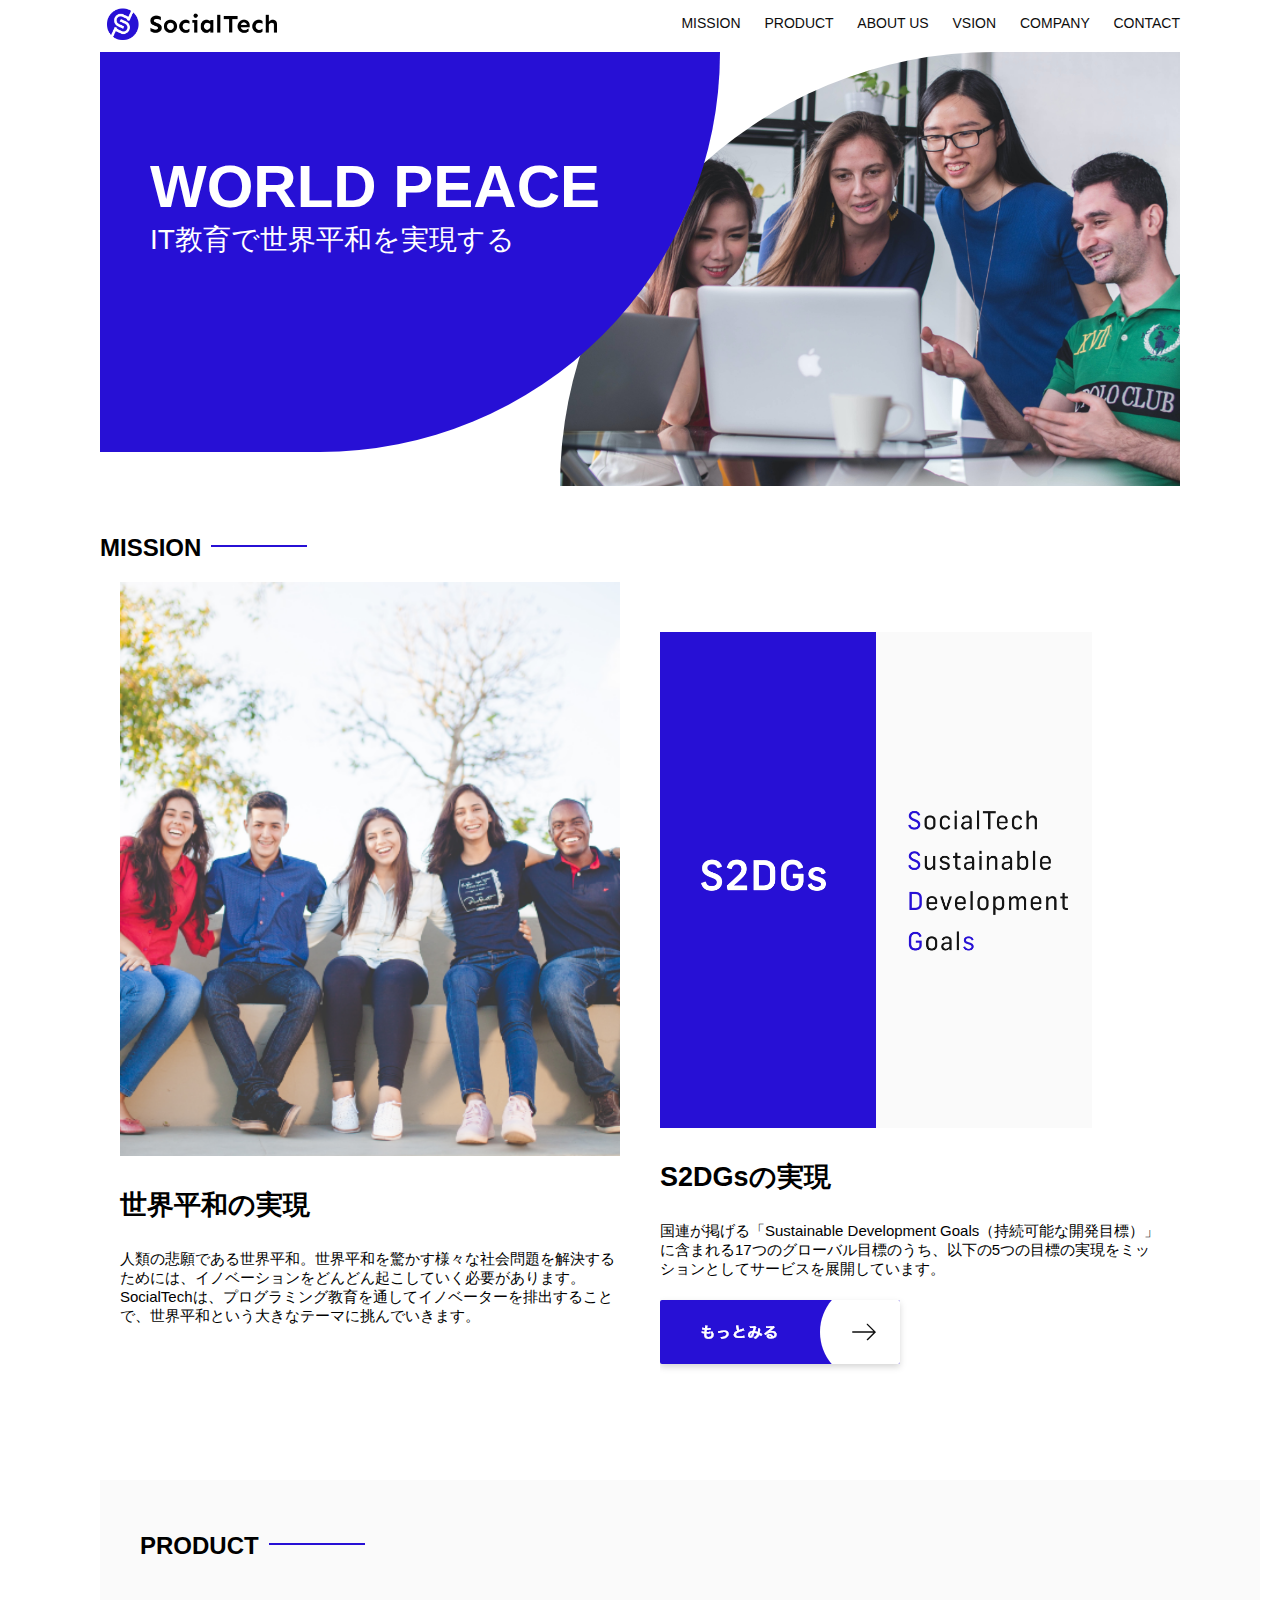
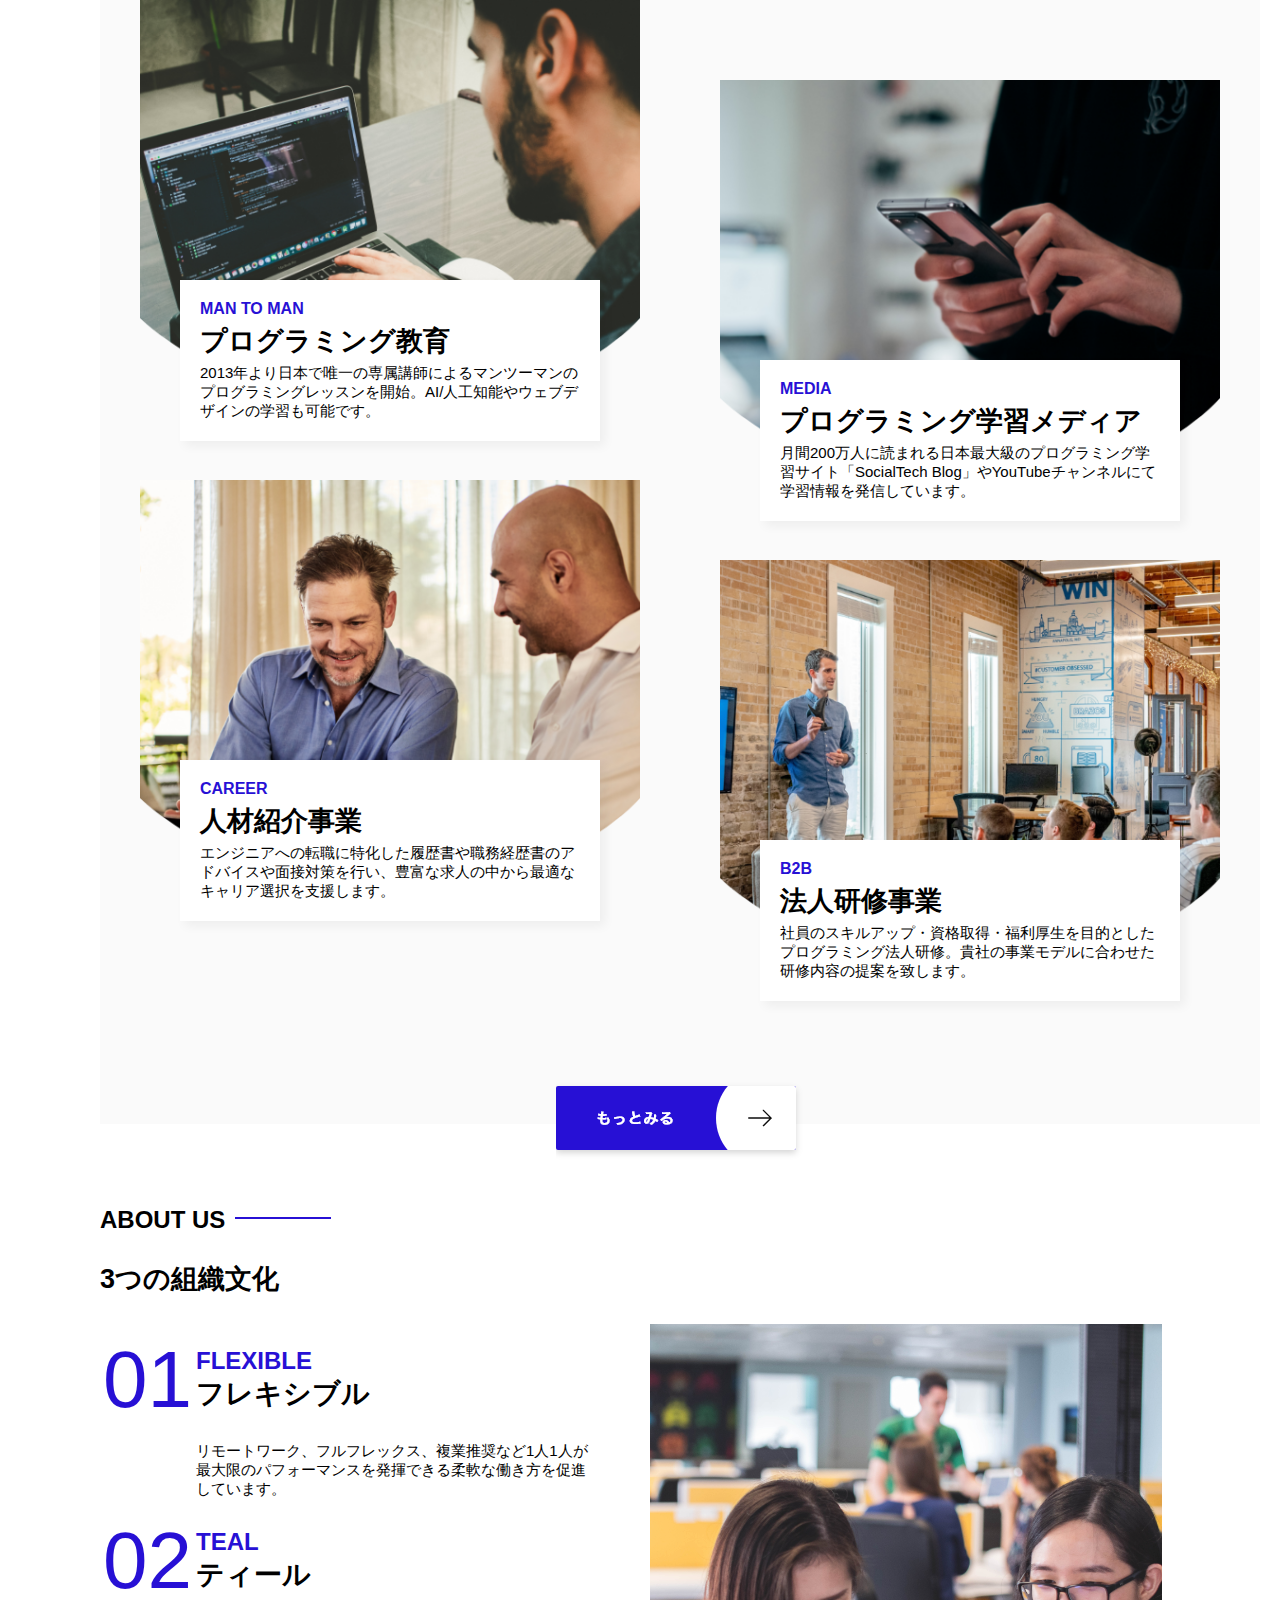
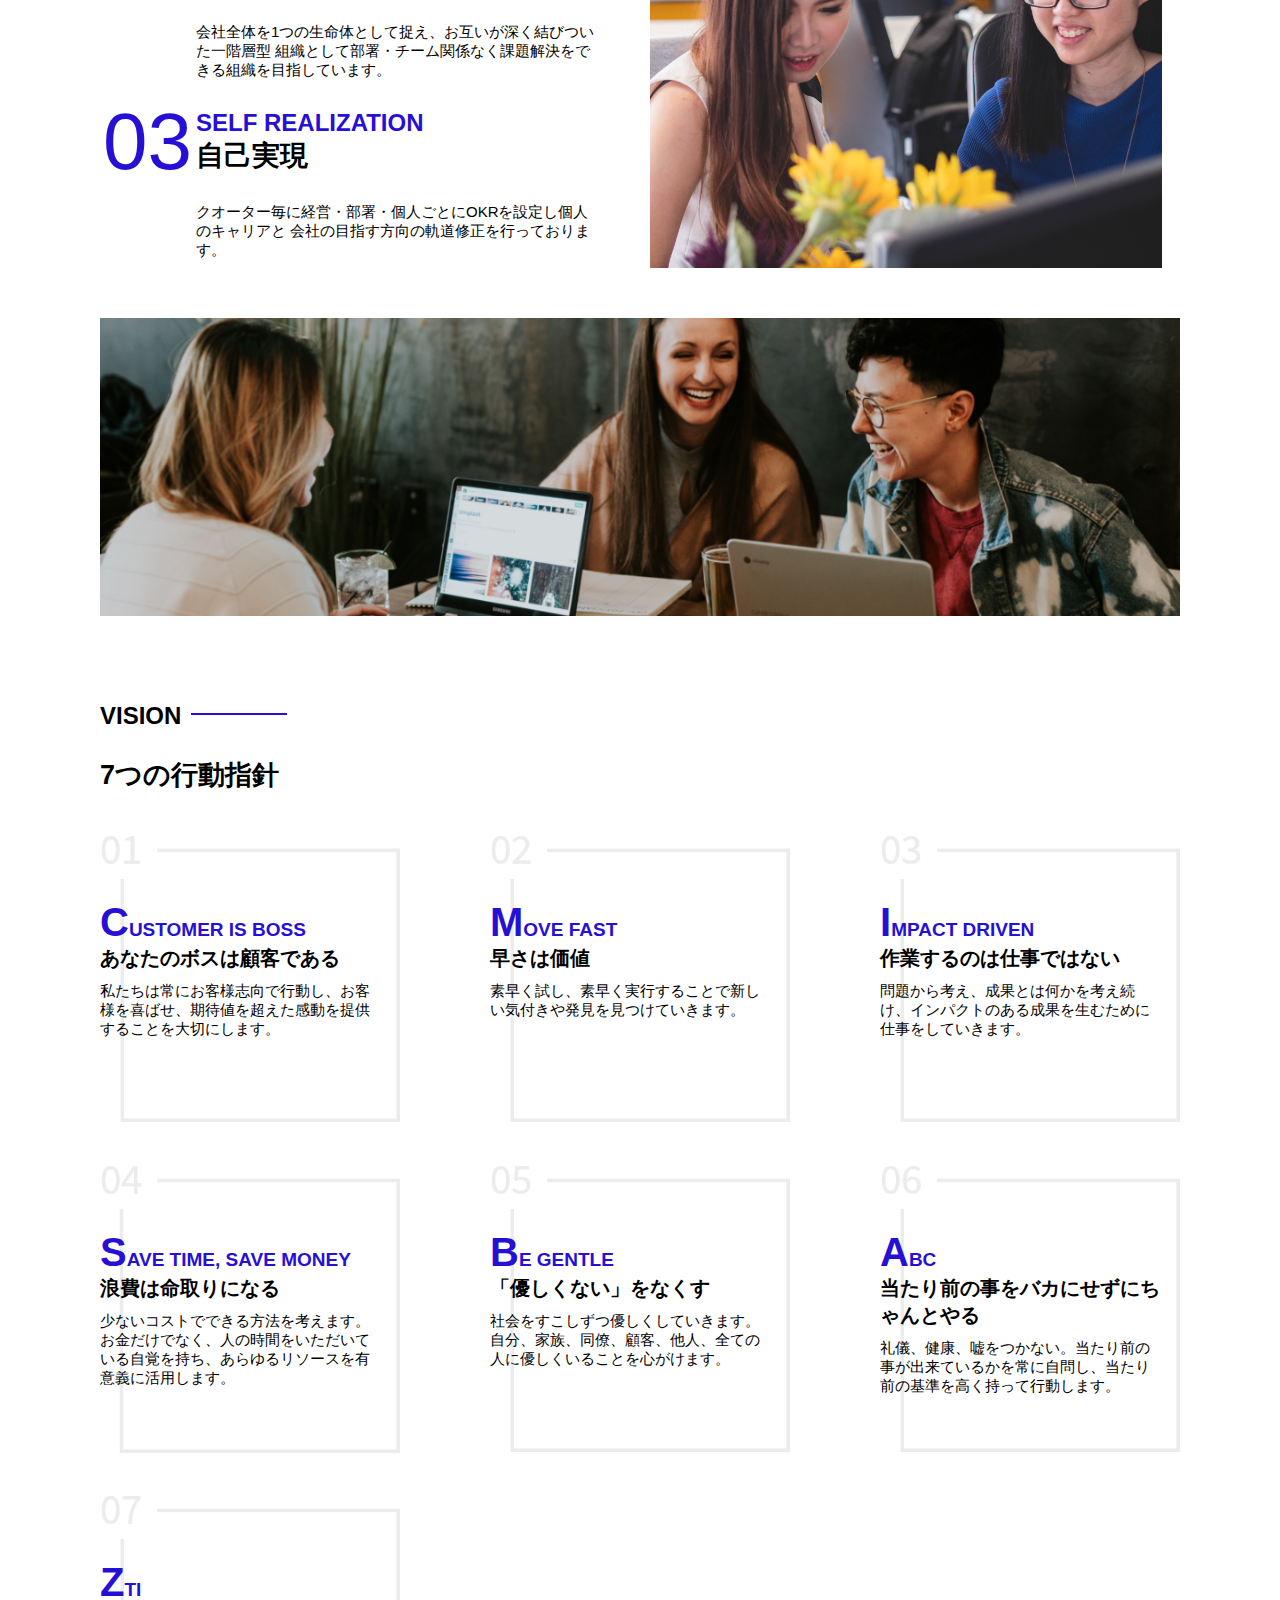
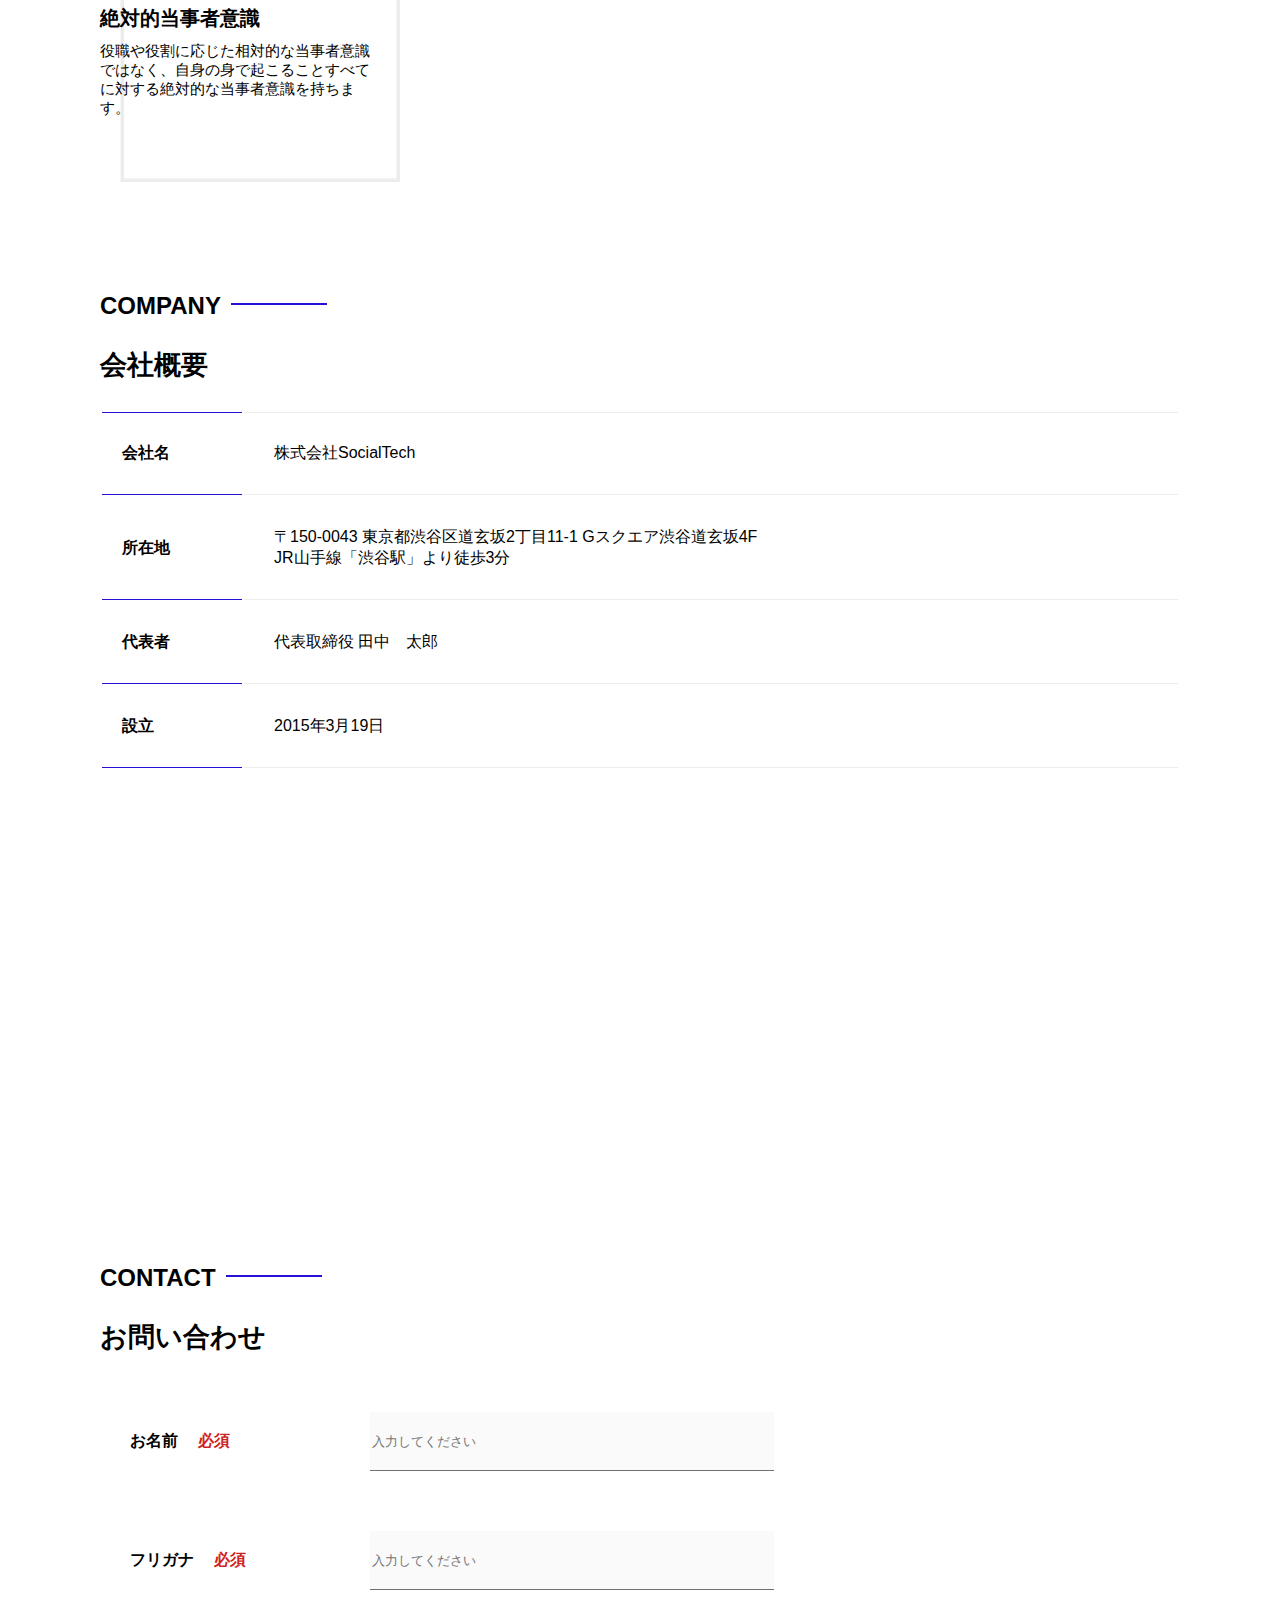
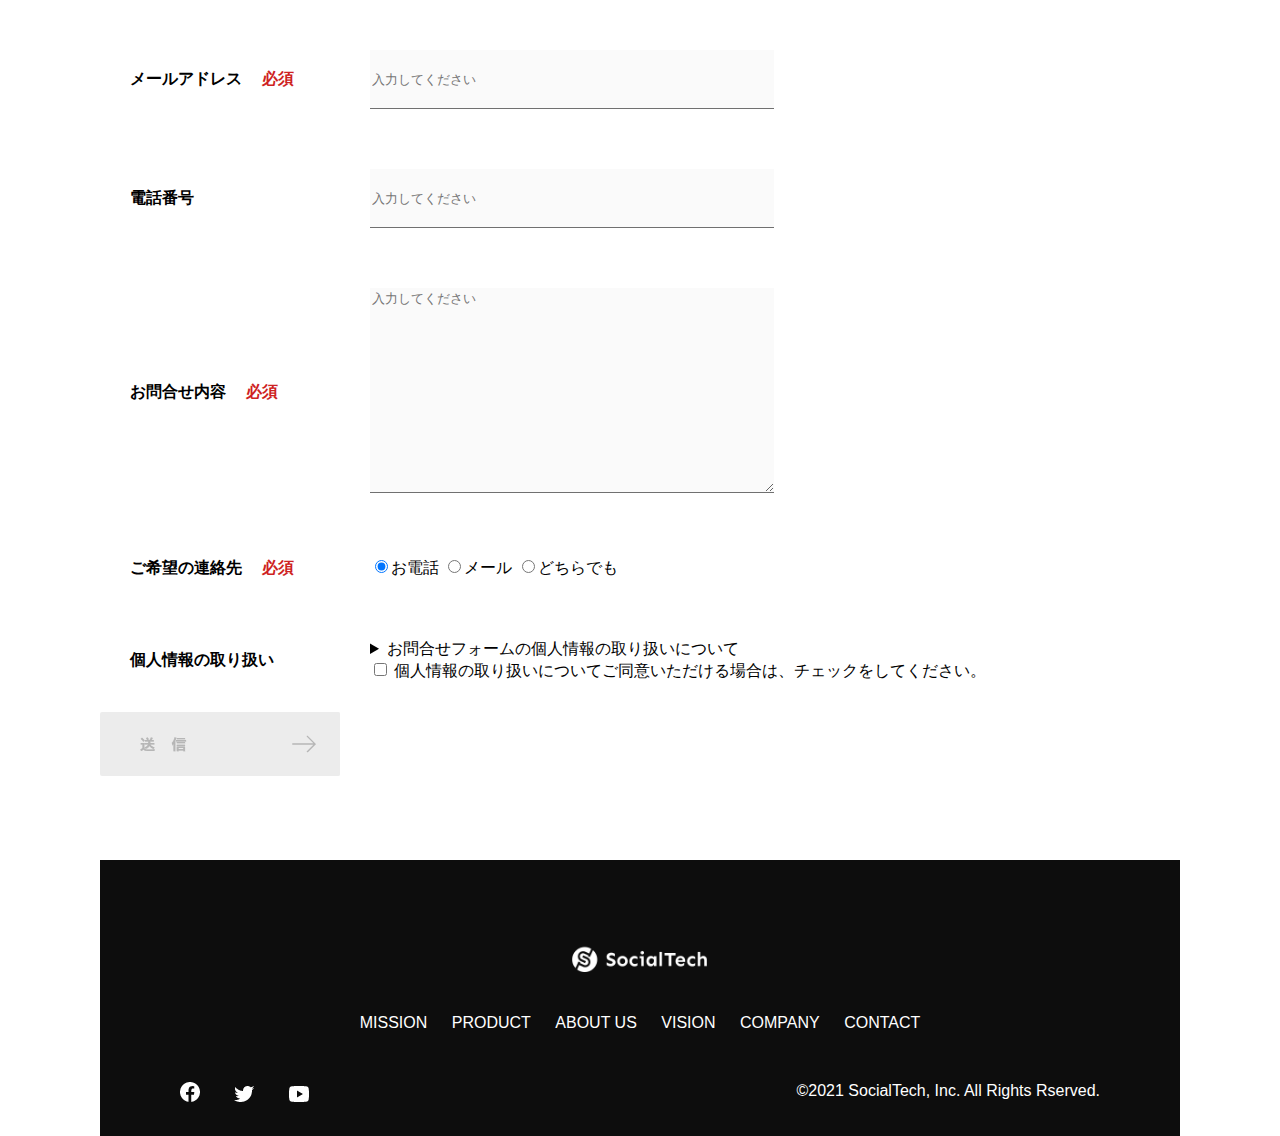
<file: index.html>
<!DOCTYPE html>
<html>
  <head>
    <title>SocialTech</title>
    <meta charset="utf-8">
    <meta name="description" content="SocialTechはEdTech業界のリーディングカンパニーを目指します。">
    <meta name="viewport" content="width=device-width, initial-scale=1.0">
    <link rel="stylesheet" href="style.css">
  </head>
  <body>
    <header>
      <!-- ロゴ -->
      <a href="index.html" id="logo"><img src=images/logo.png alt="トップページに戻る"></a>
      <!-- PC用ナビゲーション -->
      <nav id="nav-pc">
        <a href="mission.html">MISSION</a>
        <a href="product.html">PRODUCT</a>
        <a href="index.html#aboutus">ABOUT US</a>
        <a href="index.html#vision">VSION</a>
        <a href="index.html#company">COMPANY</a>
        <a href="index.html#contact">CONTACT</a>
      </nav>

       <!-- スマホ用メニューボタン -->
       <img id="menu-sp" src="images/button-menu.png" alt="ナビゲーションを開く" onclick="document.getElementById('nav-sp').style.display = 'block'">
    
        <!-- スマホ用ナビゲーション -->
        <nav id="nav-sp">
          <img id="close" src="images/button-close.png" alt="ナビゲーションを閉じる" onclick="document.getElementById('nav-sp').style.display = 'none'">
          <img id="close" src="images/button-close.png" alt="ナビゲーションを閉じる" onclick="document.getElementById('nav-sp').style.display = 'none'">
          <a id="logo-sp" href="index.html" onclick="document.getElementById('nav-sp').style.display = 'none'"><img 
              src="images/logo-sp.png" alt="トップページに戻る"></a>
          <a class="menu" href="mission.html" onclick="document.getElementById('nav-sp').style.display = 'none'">MISSION</a>
          <a class="menu" href="product.html" onclick="document.getElementById('nav-sp').style.display = 'none'">PRODUCT</a>
          <a class="menu" href="index.html#aboutus" onclick="document.getElementById('nav-sp').style.display = 'none'">ABOUT US</a>
          <a class="menu" href="index.html#vision" onclick="document.getElementById('nav-sp').style.display = 'none'">VISION</a>
          <a class="menu" href="index.html#company" onclick="document.getElementById('nav-sp').style.display = 'none'">COMPANY</a>
          <a class="menu" href="index.html#contact" onclick="document.getElementById('nav-sp').style.display = 'none'">CONTACT</a>
          <div id="sns">
            <a href="https://www.facebook.com/sejuku2013"><img src="images/button-facebook.png" alt=Facebookのリンク></a>
            <a href="https://twitter.com/samuraijuku"><img src="images/button-twitter.png" alt="Twitterのリンク"></a>
            <a href="https://www.youtube.com/channel/UCCFOQO5aDK0xXam4cUQXT8g"><img src="images/button-youtube.png" alt="YouTubeのリンク"></a>
          </div>
        </nav>
    </header>
      <main>
        <article>
          <!-- メインビジュアル -->
          <section id="main-visual">
            <div id="main-message">
              <h1>WORLD PEACE</h1>
              <p>IT教育で世界平和を実現する</p>
            </div>
            <img src="images/index/index-main.png" alt="PCの周りに集まる多国籍の仲間たち">
          </section>
          <!--ミッション-->
          <section id="mission">
            <h2 class="index-h2">MISSION</h2>
            <div id="mission-flex">
              <div>
                <img id="mission-photo" src="images/index/index-mission.png" alt="屋外のベンチで写真を撮影する多国籍の仲間たち">
                <h3>世界平和の実現</h3>
                <p>
                  人類の悲願である世界平和。世界平和を驚かす様々な社会問題を解決するためには、イノベーションをどんどん起こしていく必要があります。SocialTechは、プログラミング教育を通してイノベーターを排出することで、世界平和という大きなテーマに挑んでいきます。
                </p>
              </div>
              <div>
                <img id="s2dgs" src="images/index/s2dgs.png" alt="S2DGs">
                <h3>S2DGsの実現</h3>
                <p>国連が掲げる「Sustainable Development Goals（持続可能な開発目標）」に含まれる17つのグローバル目標のうち、以下の5つの目標の実現をミッションとしてサービスを展開しています。</p>
                <a href="mission.html">
                  <img src="images/button-more.png" alt="もっとみる">
                </a>
              </div>
            </div>
          </section>
          <!-- プロダクト -->
          <section id="product">
            <h2 class="index-h2">PRODUCT</h2>
            <div>
              <div id="product-left">
                <div>
                  <img class="product-photo" src="images/index/index-mantoman.png" alt="PCでコードを書く男性">
                  <div class="product-explain">
                    <span>MAN TO MAN</span>
                    <h3>プログラミング教育</h3>
                    <p>2013年より日本で唯一の専属講師によるマンツーマンのプログラミングレッスンを開始。AI/人工知能やウェブデザインの学習も可能です。</p>
                  </div>
                </div>
                <div>
                  <img class="product-photo" src="images/index/index-career.png" alt="笑顔で話し合う2人の男性">
                  <div class="product-explain">
                    <span>CAREER</span>
                    <h3>人材紹介事業</h3>
                    <p>エンジニアへの転職に特化した履歴書や職務経歴書のアドバイスや面接対策を行い、豊富な求人の中から最適なキャリア選択を支援します。</p>
                  </div>
                </div>
              </div>
              <div id="product-right">
                 <div>
                   <img class="product-photo" src="images/index/index-media.png" alt="スマートフォンを操作する人">
                   <div class="product-explain">
                     <span>MEDIA</span>
                     <h3>プログラミング学習メディア</h3>
                     <p>月間200万人に読まれる日本最大級のプログラミング学習サイト「SocialTech Blog」やYouTubeチャンネルにて学習情報を発信しています。</p>
                   </div>
                 </div>
                 <div>
                   <img class="product-photo" src="images/index/index-b2b.png" alt="講演中の男性とそれを聴く人々">
                   <div class="product-explain">
                     <span>B2B</span>
                     <h3>法人研修事業</h3>
                     <p>社員のスキルアップ・資格取得・福利厚生を目的としたプログラミング法人研修。貴社の事業モデルに合わせた研修内容の提案を致します。</p>
                   </div>
                 </div>
               </div>
             </div>
             <div>
               <a id="product-more" href="product.html">
                 <img src="images/button-more.png" alt="もっとみる">
               </a>
             </div>
          </section>
          <!--  ABOUT US  -->
          <section id="aboutus">
            <h2 class="index-h2">ABOUT US</h2>
            <h3>3つの組織文化</h3>
            <div>
              <table class="culture-table">
                <tr>
                  <td>
                    <span class="culture-num">01</span>
                  </td>
                  <td>
                    <span class="culture-en">FLEXIBLE</span>
                    <span class="culture-jp">フレキシブル</span>
                  </td>
                </tr>
                <tr>
                  <td>
                    <!--空のセル-->
                  </td>
                  <td>
                    <p class="culture-description">
                      リモートワーク、フルフレックス、複業推奨など1人1人が最大限のパフォーマンスを発揮できる柔軟な働き方を促進しています。
                    </p>
                  </td>
                </tr>
                <tr>
                  <td>
                    <span class="culture-num">02</span>
                  </td>
                  <td>
                    <span class="culture-en">TEAL</span>
                    <span class="culture-jp">ティール</span>
                  </td>
                </tr>
                <tr>
                  <td>
                    <!--空のセル-->
                  </td>
                  <td>
                    <p class="culture-description">
                      会社全体を1つの生命体として捉え、お互いが深く結びついた一階層型
                      組織として部署・チーム関係なく課題解決をできる組織を目指しています。
                    </p>
                  </td>
                </tr>
                <tr>
                  <td>
                    <span class="culture-num">03</span>
                  </td>
                  <td>
                    <span class="culture-en">SELF REALIZATION</span>
                    <span class="culture-jp">自己実現</span>
                  </td>
                </tr>
                <tr>
                  <td>
                    <!--空のセル-->
                  </td>
                  <td>
                    <p class="culture-description">
                      クオーター毎に経営・部署・個人ごとにOKRを設定し個人のキャリアと
                      会社の目指す方向の軌道修正を行っております。
                    </p>
                  </td>
                </tr>
              </table>
                <img class="culre-img" src="images/index/index-aboutus1.png" alt="笑顔で話し合う2人の女性">
            </div>
              <img class="culture-img2" src="images/index/index-aboutus2.png" alt="笑顔で話し合う3人の男女">
          </section>
          <section id="vision">
            <h2 class="index-h2">VISION</h2>
            <h3>7つの行動指針</h3>
            <div>
              <div class="vision-box">
                <img src="images/index/vision-01.png" alt="01">
                <span>
                  <h4>CUSTOMER IS BOSS</h4>
                  <h5>あなたのボスは顧客である</h5>
                  <p>私たちは常にお客様志向で行動し、お客様を喜ばせ、期待値を超えた感動を提供することを大切にします。</p>
                </span>
              </div>
              <div class="vision-box">
                <img src="images/index/vision-02.png" alt="02">
                <span>
                  <h4>MOVE FAST</h4>
                  <h5>早さは価値</h5>
                  <p>素早く試し、素早く実行することで新しい気付きや発見を見つけていきます。</p>
                </span>
              </div>
              <div class="vision-box">
                <img src="images/index/vision-03.png" alt="03">
                <span>
                  <h4>IMPACT DRIVEN</h4>
                  <h5>作業するのは仕事ではない</h5>
                  <p>問題から考え、成果とは何かを考え続け、インパクトのある成果を生むために仕事をしていきます。</p>
                </span>
              </div>
              <div class="vision-box">
                <img src="images/index//vision-04.png" alt="04">
                <span>
                  <h4>SAVE TIME, SAVE MONEY</h4>
                  <h5>浪費は命取りになる</h5>
                  <p>少ないコストでできる方法を考えます。お金だけでなく、人の時間をいただいている自覚を持ち、あらゆるリソースを有意義に活用します。</p>
                </span>
               </div>
               <div class="vision-box">
                 <img src="images/index/vision-05.png" alt="05">
                 <span>
                   <h4>BE GENTLE</h4>
                   <h5>「優しくない」をなくす</h5>
                   <p>社会をすこしずつ優しくしていきます。自分、家族、同僚、顧客、他人、全ての人に優しくいることを心がけます。</p>
                 </span>
               </div>
               <div class="vision-box">
                 <img src="images/index/vision-06.png" alt="06">
                 <span>
                   <h4>ABC</h4>
                   <h5>当たり前の事をバカにせずにちゃんとやる</h5>
                   <p>礼儀、健康、嘘をつかない。当たり前の事が出来ているかを常に自問し、当たり前の基準を高く持って行動します。</p>
                 </span>
               </div>
               <div class="vision-box">
                 <img src="images/index/vision-07.png" alt="07">
                 <span>
                   <h4>ZTI</h4>
                   <h5>絶対的当事者意識</h5>
                   <p>役職や役割に応じた相対的な当事者意識ではなく、自身の身で起こることすべてに対する絶対的な当事者意識を持ちます。</p>
                 </span>
               </div>
            </div>
          </section>
          <!--  COMPANY??  -->
          <section id="company">
            <h2 class="index-h2">COMPANY</h2>
            <h3>会社概要</h3>
            <table id="company-table">
              <tr>
                <th class="tableheader-first">会社名</th>
                <td class="cell-first">株式会社SocialTech</td>
              </tr>
              <tr>
                <th class="tableheader">所在地</th>
                <td class="cell">〒150-0043 東京都渋谷区道玄坂2丁目11-1 Gスクエア渋谷道玄坂4F<br>JR山手線「渋谷駅」より徒歩3分</td>
              </tr>
              <tr>
                <th class="tableheader">代表者</th>
                <td class="cell">代表取締役 田中　太郎</td>
              </tr>
              <tr>
                <th class="tableheader">設立</th>
                <td class="cell">2015年3月19日</td>
              </tr>
            </table>
              <iframe
                src="https://www.google.com/maps/embed?pb=!1m18!1m12!1m3!1d3241.7759544892483!2d139.69399665123464!3d35.65789123876098!2m3!1f0!2f0!3f0!3m2!1i1024!2i768!4f13.1!3m3!1m2!1s0x60188caa0042e8d1%3A0xba130bea826a7aa2!2z44CSMTUwLTAwNDMg5p2x5Lqs6YO95riL6LC35Yy66YGT546E5Z2C77yS5LiB55uu77yR77yR4oiS77yR!5e0!3m2!1sja!2sjp!4v1636872991912!5m2!1sja!2sjp"
                style="border: 0;" allowfullscreen="" loading="lazy">
              </iframe>
          </section>
          <!--お問合せフォーム-->
          <section id="contact">
            <h2 class="index-h2">CONTACT</h2>
            <h3>お問い合わせ</h3>
            <!--STATIC FORMSのフォームタグ-->
             <form action="https://api.staticforms.xyz/submit" method="post">
               <input type="text" name="honeypot" style="display:none">
               <input type="hidden" name="accessKey" value="3c992da9-cdff-47f3-9968-54ff5404af9a">
               <input type="hidden" name="subject" value="お問合せフォーム" />
               <input type="hidden" name="replyTo" value="ast072669@gmail.com">
               <input type="hidden" name="redirectTo" value="">
              <div>
                <div class="contact-heading">
                  <label class="contact-label">お名前<span class="contact-span">必須</span></label>
                </div>
                <div class="contact-form">
                  <input type="text" name="name" placeholder="入力してください" class="contact-textbox">
                </div>
              </div>
              <div>
                <div class="contact-heading">
                  <label class="contact-label">フリガナ<span class="contact-span">必須</span></label>
                </div>
                <div>
                  <input type="text" name="hurigana" placeholder="入力してください" class="contact-textbox">
                </div>
              </div> 
              <div>
                <div class="contact-heading">
                  <label class="contact-label">メールアドレス<span class="contact-span">必須</span></label>
                </div>
                <div>
                  <input type="text" name="email" placeholder="入力してください" class="contact-textbox">
                </div>
              </div>
              <div>
                <div class="contact-heading">
                  <label class="contact-label">電話番号</label>
                </div>
                <div>
                  <input type="text" name="tel" placeholder="入力してください" class="contact-textbox">
                </div>
              </div>
              <div>
                <div class="contact-heading">
                  <label class="contact-label">お問合せ内容<span class="contact-span">必須</span></label>
                </div>
                <div>
                  <textarea class="contact-textarea" placeholder="入力してください" name="message"></textarea>
                </div>
              </div>
              <div>
                <div class="contact-heading">
                  <label class="contact-label">ご希望の連絡先<span class="contact-span">必須</span></label>
                </div>
                <div>
                  <input class="radiobutton" type="radio" value="tel" name="contact" checked><label>お電話</label>
                  <input class="radiobutton" type="radio" value="mail" name="contact"><label>メール</label>
                  <input class="radiobutton" type="radio" value="both" name="contact"><label>どちらでも</label>
                </div>
              </div>
              <div>
                <div class="contact-heading">
                  <label class="contact-label">個人情報の取り扱い</label>
                </div>
                <div>
                 <details>
                   <summary>お問合せフォームの個人情報の取り扱いについて</summary>
                   <div>
                     <span>１．組織の名称又は氏名</span><br>
                     株式会社SocialTech<br><br>
                     <span>２．個人情報保護管理者（若しくはその代理人）の氏名又は職名、所属及び連絡先
                     鈴木 一郎 コーポレート部</span><br>
                     メールアドレス：support@socialtech.net<br>
                     TEL：03-xxxx-xxxx<br>
                     <span>３．個人情報の利用目的</span><br>
                     ・本サービス及び本サービスに関連する情報の提供又はそれらに関する連絡のため<br>
                     ・ユーザーの本人確認のため<br>
                     ・当社サービスのご案内のため<br>
                     ・当社の商品等の広告または宣伝（電子メールによるものを含むものとします。）<br><br>
                     <span>４．個人情報の取り扱い業務の委託</span><br>
                     個人情報の取扱業務の全部または一部を外部に業務委託する場合があります。<br>
                     その際、弊社は、個人情報を適切に保護できる管理体制を敷き実行していることを条件として<br>
                     委託先を厳選したうえで、機密保持契約を委託先と締結し、お客様の個人情報を厳密に管理させます。<br><br>
                     <span>５．個人情報の開示等の請求</span><br>
                     お客様は、弊社に対してご自身の個人情報の開示等（利用目的の通知、開示、内容の訂正・追加・削除、利用の停止または消去、第三者への提供の停止）に関して、当社問合わせ窓口に申し出ることができます。<br>
                     その際、弊社はお客様ご本人を確認させていただいたうえで、合理的な期間内に対応いたします。<br><br>
                     なお、個人情報に関する弊社問合わせ先は、次の通りです。<br><br>
                     株式会社SocialTech　個人情報問合せ窓口<br>
                     〒150-0043　東京都渋谷区道玄坂2丁目11-1 Ｇスクエア渋谷道玄坂 4F<br>
                     メールアドレス：support@socialtech.net　TEL：03-xxxx-xxxx<br><br>
                     <span>６．個人情報を提供されることの任意性について</span><br><br>
                     お客様がご自身の個人情報を弊社に提供されるか否かは、お客様のご判断によりますが、もしご提供されない場合には、適切なサービスが提供できない場合がありますので予めご了承ください。
                   </div>                   
                 </details>
                 <input type="checkbox" name="agree">
                 <span>個人情報の取り扱いについてご同意いただける場合は、チェックをしてください。</span>
               </div>
             </div>
              <input type="image" value="Submit" src="images/button-submit.png" alt="送信する">
            </form>
          </section>
        </article>
         <footer>
           <div id="footer-logo">
             <img src="images/logo-sp.png" alt="SocialTech">
           </div>
            <div id="footer-link">
              <a href="mission.html">MISSION</a>
              <a href="product.html">PRODUCT</a>
              <a href="index.html#aboutus">ABOUT US</a>
              <a href="index.html#vision">VISION</a>
              <a href="index.html#company">COMPANY</a>
              <a href="index.html#contact">CONTACT</a>
            </div>
             <div id="sns-footer">
              <a href="https://www.facebook.com/sejuku2013"><img src="images/button-facebook.png" alt="Facebookのリンク"></a>
              <a href="https://twitter.com/samuraijuku"><img src="images/button-twitter.png" alt="Twitterのリンク"></a>
              <a href="https://www.youtube.com/channel/UCCFOQO5aDK0xXam4cUQXT8g"><img src="images/button-youtube.png" alt="YouTubeのリンク"></a>
               <span id="copyright">&copy;2021 SocialTech, Inc. All Rights Rserved.</span>
             </div>
         </footer>
      </main>
  </body>
</html>
</file>
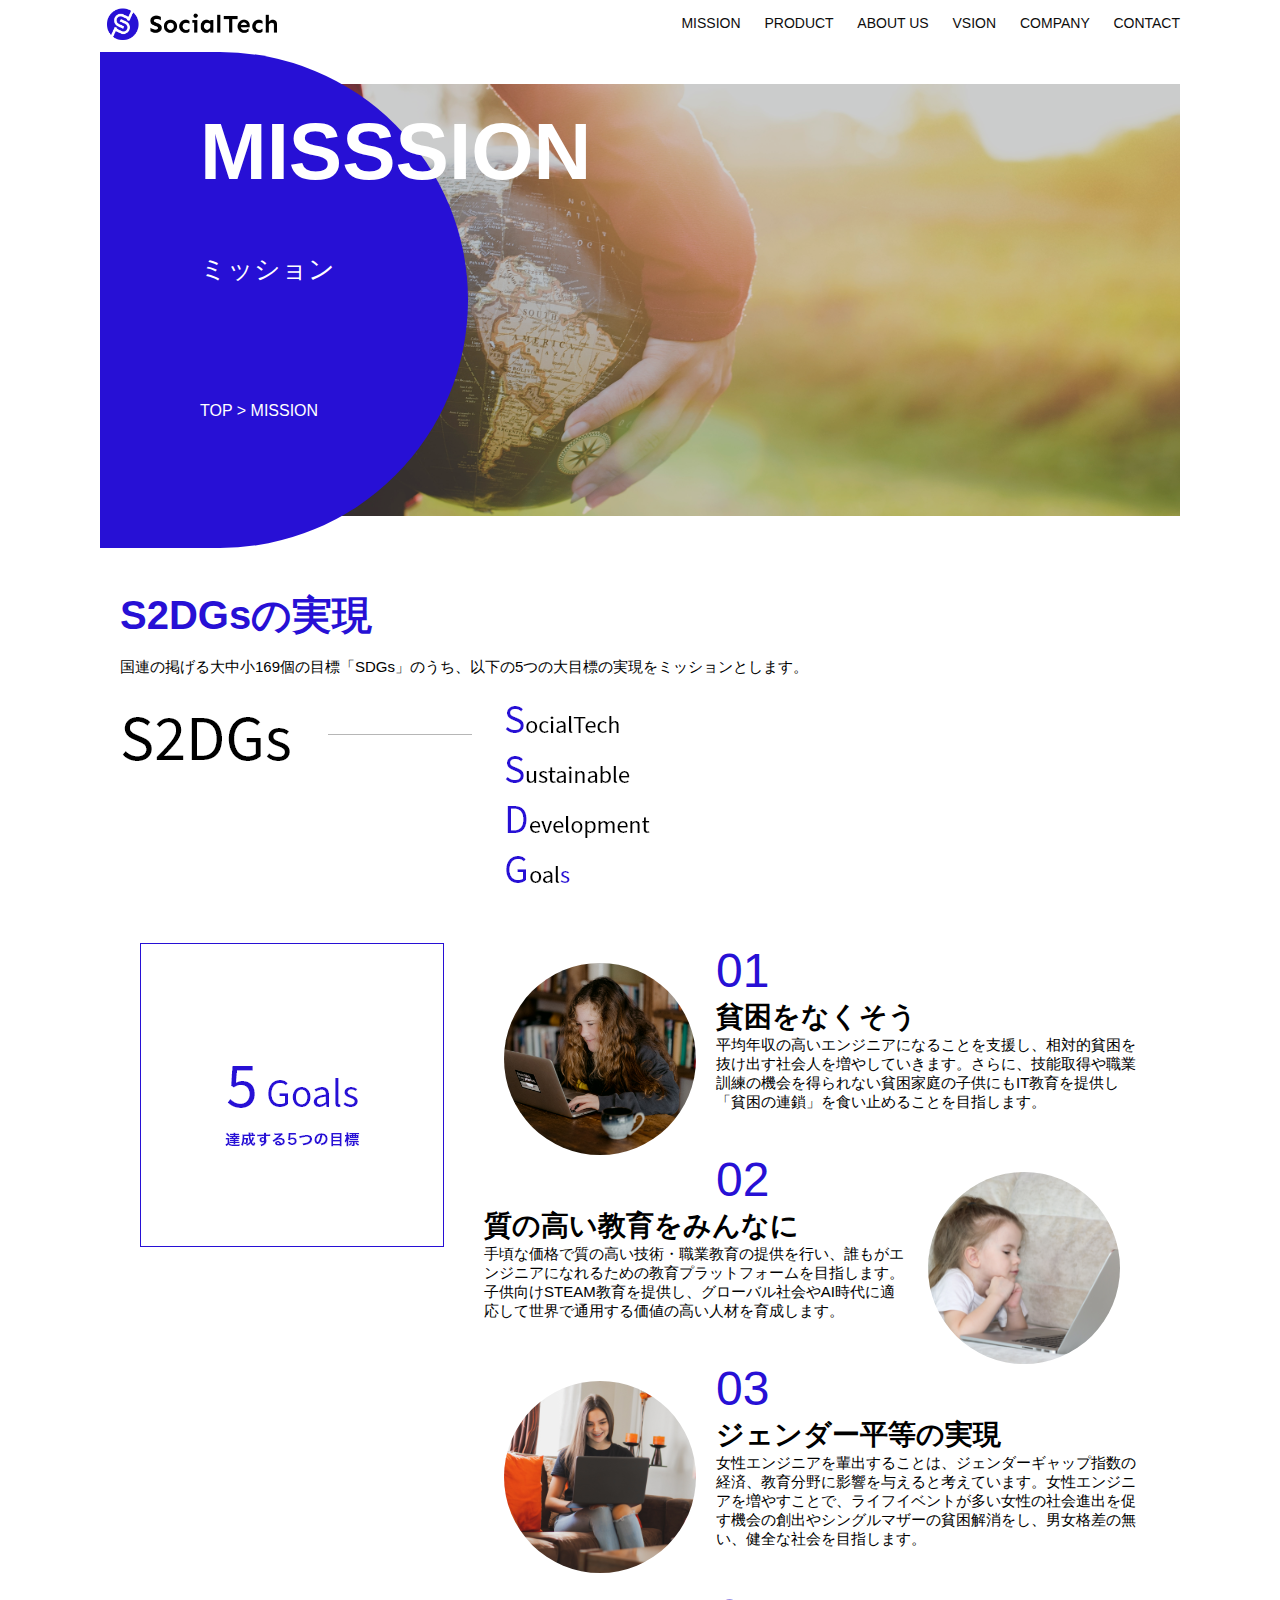
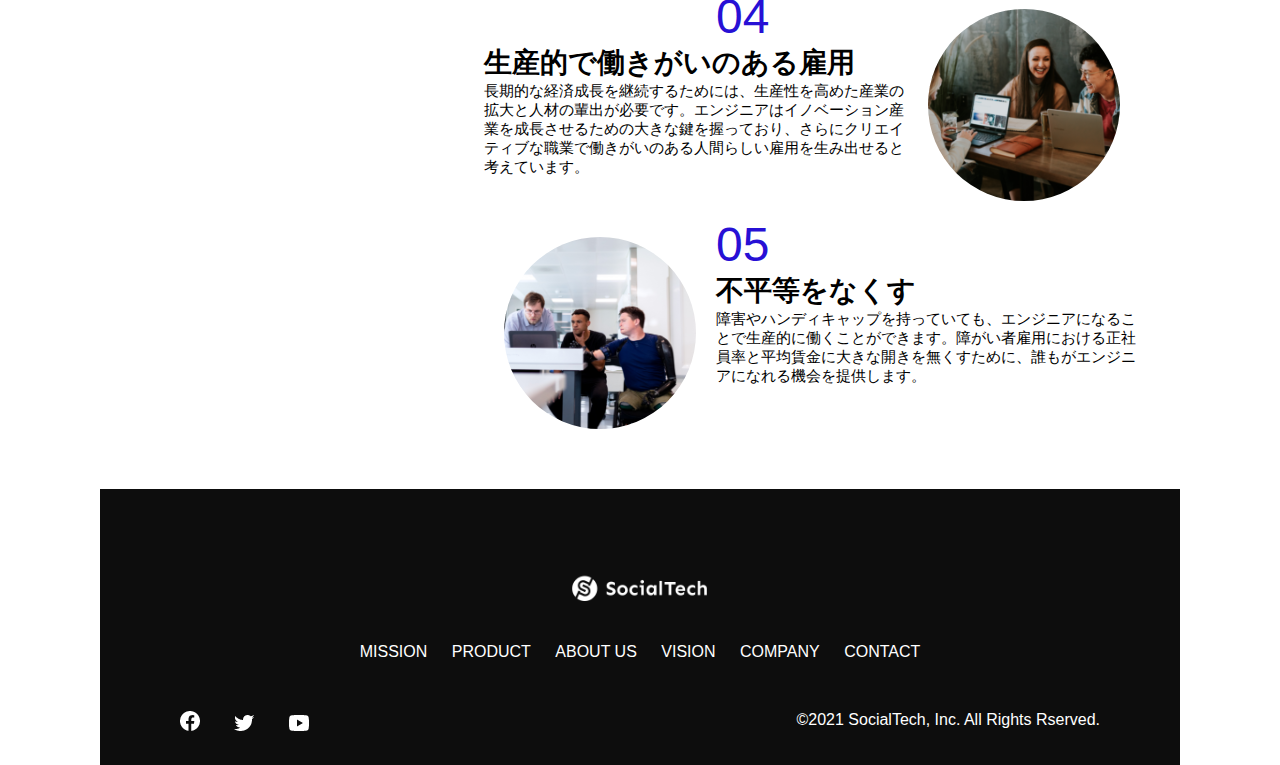
<file: mission.html>
<!DOCTYPE html>
<html>
  <head>
    <title>SochialTech - MISSION ミッション -</title>
    <meta charset="utf-8">
    <meta name="description" content="SocialTechが目指す5つの目標目標（S2DGs）を紹介します">
    <meta name="viewport" content="width=device-width, initial-scale=1.0">
    <link rel="stylesheet" href="style.css">
  </head>

  <body>
    <header>
      <!-- ロゴ -->
      <a href="index.html" id="logo"><img src=images/logo.png alt="トップページに戻る"></a>
      <!-- PC用ナビゲーション -->
      <nav id="nav-pc">
        <a href="mission.html">MISSION</a>
        <a href="product.html">PRODUCT</a>
        <a href="index.html#aboutus">ABOUT US</a>
        <a href="index.html#vision">VSION</a>
        <a href="index.html#company">COMPANY</a>
        <a href="index.html#contact">CONTACT</a>
      </nav>
      
       <!-- スマホ用メニューボタン -->
       <img id="menu-sp" src="images/button-menu.png" alt="ナビゲーションを開く" onclick="document.getElementById('nav-sp').style.display = 'block'">
    
        <!-- スマホ用ナビゲーション -->
        <nav id="nav-sp">
          <img id="close" src="images/button-close.png" alt="ナビゲーションを閉じる" onclick="document.getElementById('nav-sp').style.display = 'none'">
          <img id="close" src="images/button-close.png" alt="ナビゲーションを閉じる" onclick="document.getElementById('nav-sp').style.display = 'none'">
          <a id="logo-sp" href="index.html" onclick="document.getElementById('nav-sp').style.display = 'none'"><img 
              src="images/logo-sp.png" alt="トップページに戻る"></a>
          <a class="menu" href="mission.html" onclick="document.getElementById('nav-sp').style.display = 'none'">MISSION</a>
          <a class="menu" href="product.html" onclick="document.getElementById('nav-sp').style.display = 'none'">PRODUCT</a>
          <a class="menu" href="index.html#aboutus" onclick="document.getElementById('nav-sp').style.display = 'none'">ABOUT US</a>
          <a class="menu" href="index.html#vision" onclick="document.getElementById('nav-sp').style.display = 'none'">VISION</a>
          <a class="menu" href="index.html#company" onclick="document.getElementById('nav-sp').style.display = 'none'">COMPANY</a>
          <a class="menu" href="index.html#contact" onclick="document.getElementById('nav-sp').style.display = 'none'">CONTACT</a>
          <div id="sns">
            <a href="https://www.facebook.com/sejuku2013"><img src="images/button-facebook.png" alt=Facebookのリンク></a>
            <a href="https://twitter.com/samuraijuku"><img src="images/button-twitter.png" alt="Twitterのリンク"></a>
            <a href="https://www.youtube.com/channel/UCCFOQO5aDK0xXam4cUQXT8g"><img src="images/button-youtube.png" alt="YouTubeのリンク"></a>
          </div>
        </nav>
    </header>
      <main>
        <article>
           <section id="mission-main">
             <div id="mission-title">
               <h1>MISSSION</h1>
               <span>ミッション</span>
               <div>TOP > MISSION</div>
             </div>
           </section>
            <section id="mission-s2dgs">
              <h2 class="mission-h2">S2DGsの実現</h2>
              <p>国連の掲げる大中小169個の目標「SDGs」のうち、以下の5つの大目標の実現をミッションとします。</p>
              <img src="images/mission/mission-s2dgs.png" alt="S2DGs">
            </section>
             <section id="mission-5goals">
               <div>
                 <img id="s2dgs-image" src="images/mission/mission-5goals.png" alt="5Goals">
               </div>
                <div>
                  <div>
                    <img class="fivegoals-image-left" src="images/mission/mission-5goals01.png" alt="PCを操作する女の子">
                    <span class="fivegoals-number">01</span>
                    <h3 class="fivegoals-h3">貧困をなくそう</h3>
                    <p class="fivegoals-p">
                      平均年収の高いエンジニアになることを支援し、相対的貧困を抜け出す社会人を増やしていきます。さらに、技能取得や職業訓練の機会を得られない貧困家庭の子供にもIT教育を提供し「貧困の連鎖」を食い止めることを目指します。
                    </p>
                  </div>

                  <div>
                    <img class="fivegoals-image-right" src="images/mission/mission-5goals02.png" alt="PCを見つめる小さい女の子">
                    <span class="fivegoals-number">02</span>
                    <h3 class="fivegoals-h3">質の高い教育をみんなに</h3>
                    <p class="fivegoals-p">
                      手頃な価格で質の高い技術・職業教育の提供を行い、誰もがエンジニアになれるための教育プラットフォームを目指します。子供向けSTEAM教育を提供し、グローバル社会やAI時代に適応して世界で通用する価値の高い人材を育成します。
                    </p>
                  </div>

                  <div>
                    <img class="fivegoals-image-left" src="images/mission/mission-5goals03.png" alt="PCを操作する女性">
                    <span class="fivegoals-number">03</span>
                    <h3 class="fivegoals-h3">ジェンダー平等の実現</h3>
                    <p class="fivegoals-p">
                      女性エンジニアを輩出することは、ジェンダーギャップ指数の経済、教育分野に影響を与えると考えています。女性エンジニアを増やすことで、ライフイベントが多い女性の社会進出を促す機会の創出やシングルマザーの貧困解消をし、男女格差の無い、健全な社会を目指します。
                    </p>
                  </div>

                  <div>
                    <img class="fivegoals-image-right" src="images/mission/mission-5goals04.png" alt="笑顔で話し合う3人の男女">
                    <span class="fivegoals-number">04</span>
                    <h3 class="fivegoals-h3">生産的で働きがいのある雇用</h3>
                    <p class="fivegoals-p">
                      長期的な経済成長を継続するためには、生産性を高めた産業の拡大と人材の輩出が必要です。エンジニアはイノベーション産業を成長させるための大きな鍵を握っており、さらにクリエイティブな職業で働きがいのある人間らしい雇用を生み出せると考えています。
                    </p>
                  </div>

                  <div>
                    <img class="fivegoals-image-left" src="images/mission/mission-5goals05.png" alt="障害を持つ男性が生き生きと働く様子">
                    <span class="fivegoals-number">05</span>
                    <h3 class="fivegoals-h3">不平等をなくす</h3>
                    <p class="fivegoals-p">
                      障害やハンディキャップを持っていても、エンジニアになることで生産的に働くことができます。障がい者雇用における正社員率と平均賃金に大きな開きを無くすために、誰もがエンジニアになれる機会を提供します。
                    </p>
                  </div>
                </div>
             </section>
        </article>
        <footer>
        <div id="footer-logo">
          <img src="images/logo-sp.png" alt="SocialTech">
        </div>
         <div id="footer-link">
           <a href="mission.html">MISSION</a>
           <a href="product.html">PRODUCT</a>
           <a href="index.html#aboutus">ABOUT US</a>
           <a href="index.html#vision">VISION</a>
           <a href="index.html#company">COMPANY</a>
           <a href="index.html#contact">CONTACT</a>
         </div>
          <div id="sns-footer">
           <a href="https://www.facebook.com/sejuku2013"><img src="images/button-facebook.png" alt="Facebookのリンク"></a>
           <a href="https://twitter.com/samuraijuku"><img src="images/button-twitter.png" alt="Twitterのリンク"></a>
           <a href="https://www.youtube.com/channel/UCCFOQO5aDK0xXam4cUQXT8g"><img src="images/button-youtube.png" alt="YouTubeのリンク"></a>
            <span id="copyright">&copy;2021 SocialTech, Inc. All Rights Rserved.</span>
          </div>
      </footer>
   </main>
</body>

</html>
</file>
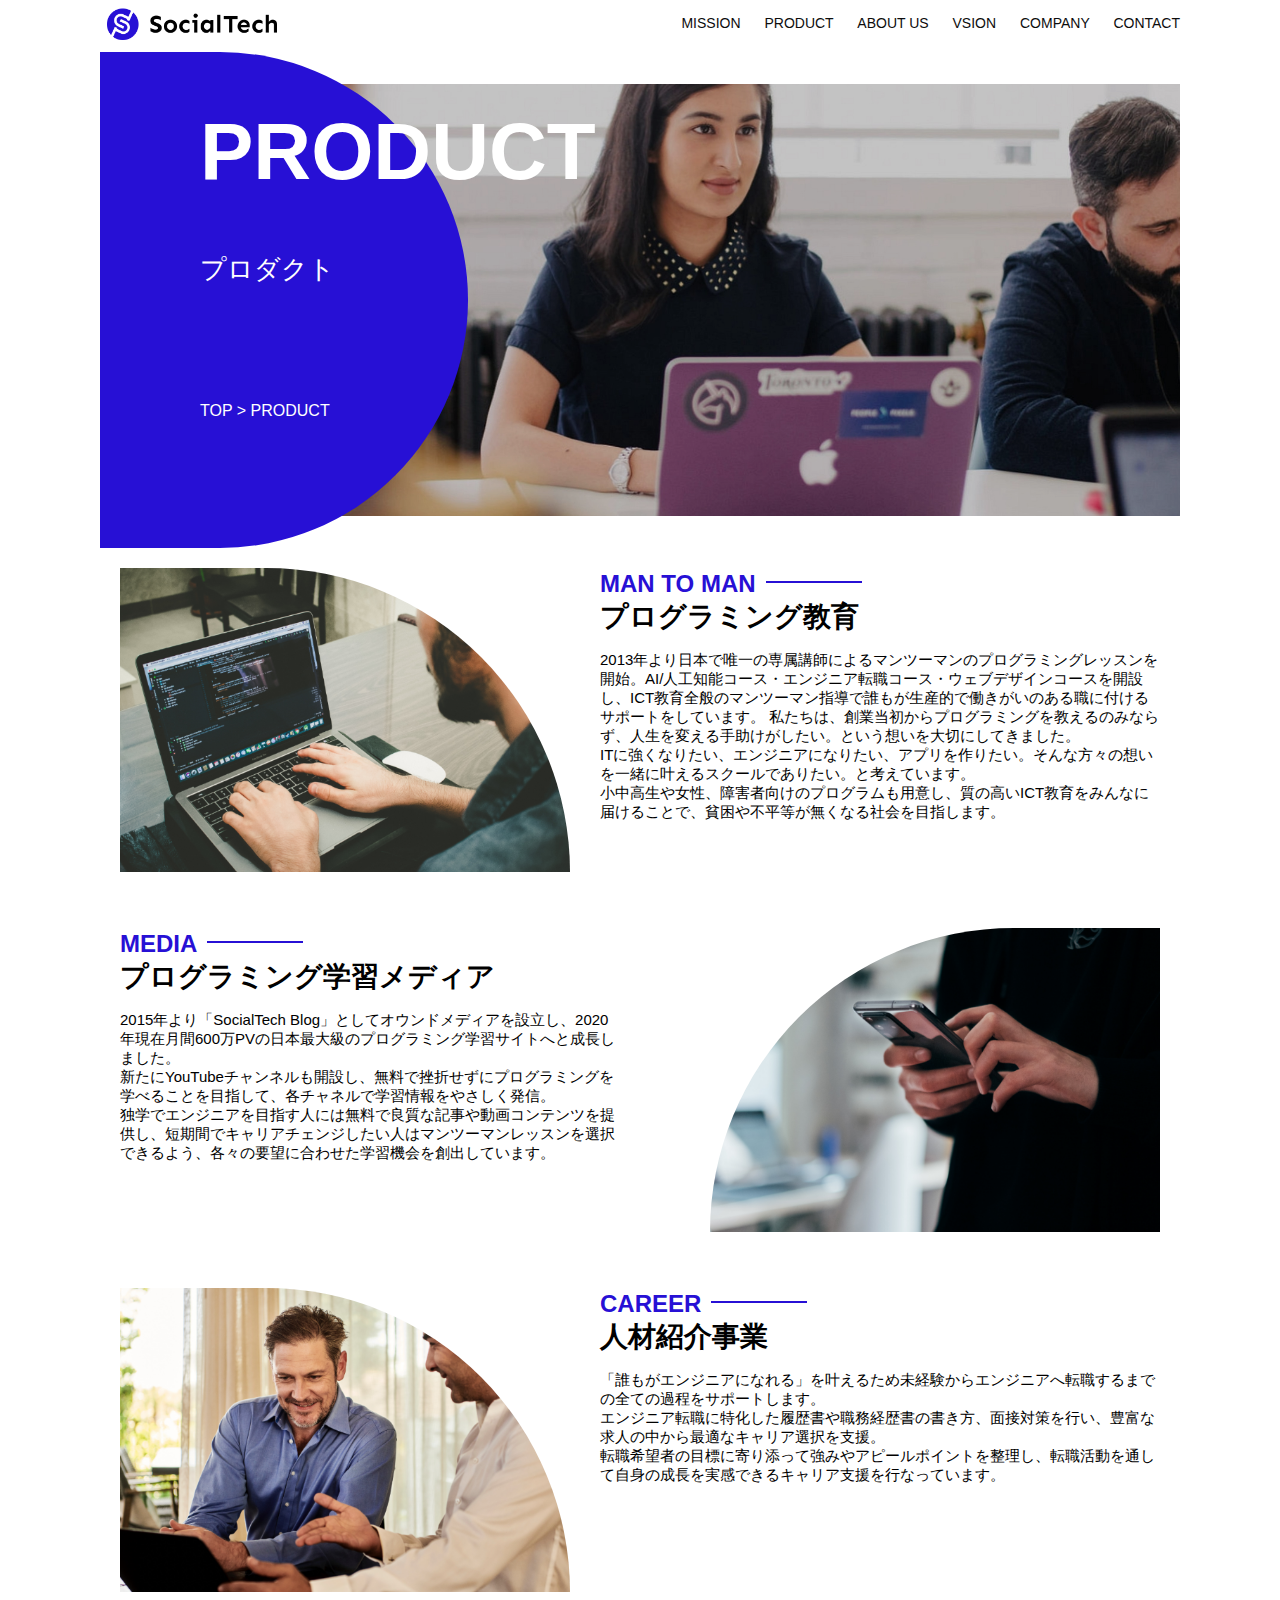
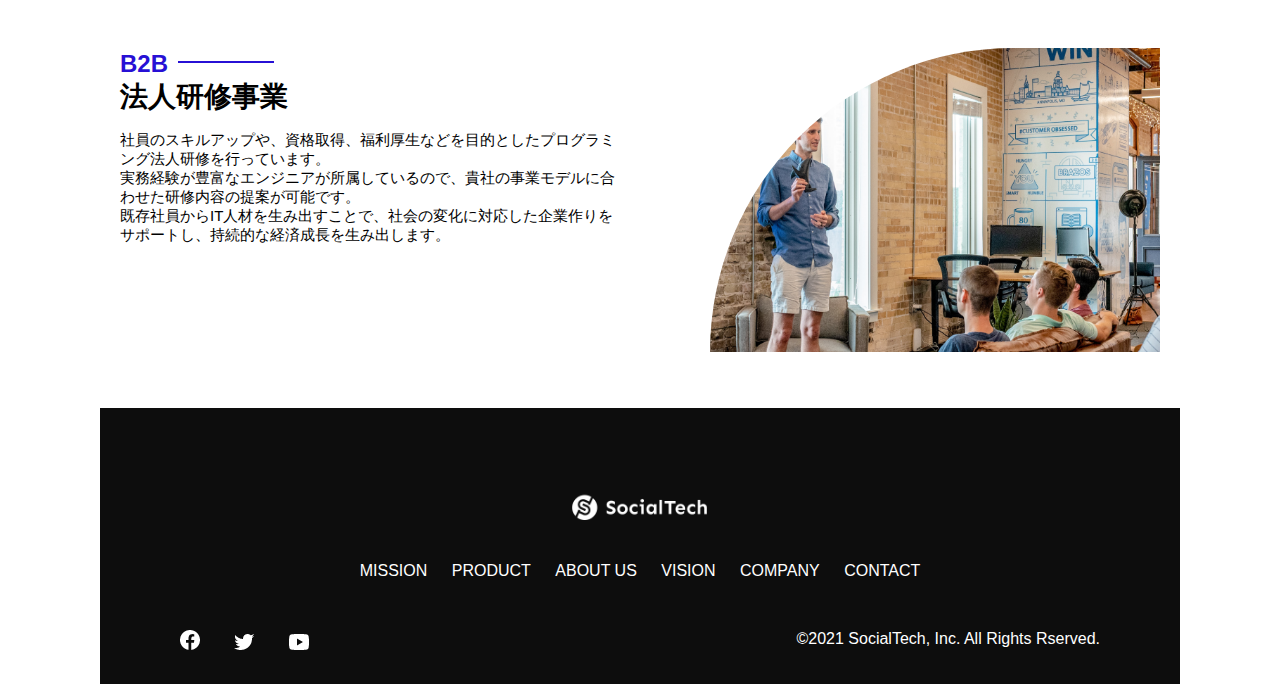
<file: product.html>
<!DOCTYPE html>
<html>
  <head>
    <title>SochialTech - PRODUCT プロダクト-</title>
    <meta charset="utf-8">
    <meta name="description" content="SocialTechの4つのプロダクトを紹介します">
    <meta name="viewport" content="width=device-width, initial-scale=1.0">
    <link rel="stylesheet" href="style.css">
  </head>

  <body>
    <header>
      <!-- ロゴ -->
      <a href="index.html" id="logo"><img src=images/logo.png alt="トップページに戻る"></a>
      <!-- PC用ナビゲーション -->
      <nav id="nav-pc">
        <a href="mission.html">MISSION</a>
        <a href="product.html">PRODUCT</a>
        <a href="index.html#aboutus">ABOUT US</a>
        <a href="index.html#vision">VSION</a>
        <a href="index.html#company">COMPANY</a>
        <a href="index.html#contact">CONTACT</a>
      </nav>
      
       <!-- スマホ用メニューボタン -->
       <img id="menu-sp" src="images/button-menu.png" alt="ナビゲーションを開く" onclick="document.getElementById('nav-sp').style.display = 'block'">
    
        <!-- スマホ用ナビゲーション -->
        <nav id="nav-sp">
          <img id="close" src="images/button-close.png" alt="ナビゲーションを閉じる" onclick="document.getElementById('nav-sp').style.display = 'none'">
          <img id="close" src="images/button-close.png" alt="ナビゲーションを閉じる" onclick="document.getElementById('nav-sp').style.display = 'none'">
          <a id="logo-sp" href="index.html" onclick="document.getElementById('nav-sp').style.display = 'none'"><img 
              src="images/logo-sp.png" alt="トップページに戻る"></a>
          <a class="menu" href="mission.html" onclick="document.getElementById('nav-sp').style.display = 'none'">MISSION</a>
          <a class="menu" href="product.html" onclick="document.getElementById('nav-sp').style.display = 'none'">PRODUCT</a>
          <a class="menu" href="index.html#aboutus" onclick="document.getElementById('nav-sp').style.display = 'none'">ABOUT US</a>
          <a class="menu" href="index.html#vision" onclick="document.getElementById('nav-sp').style.display = 'none'">VISION</a>
          <a class="menu" href="index.html#company" onclick="document.getElementById('nav-sp').style.display = 'none'">COMPANY</a>
          <a class="menu" href="index.html#contact" onclick="document.getElementById('nav-sp').style.display = 'none'">CONTACT</a>
          <div id="sns">
            <a href="https://www.facebook.com/sejuku2013"><img src="images/button-facebook.png" alt=Facebookのリンク></a>
            <a href="https://twitter.com/samuraijuku"><img src="images/button-twitter.png" alt="Twitterのリンク"></a>
            <a href="https://www.youtube.com/channel/UCCFOQO5aDK0xXam4cUQXT8g"><img src="images/button-youtube.png" alt="YouTubeのリンク"></a>
          </div>
        </nav>
    </header>
      <main>
        <article>
           <section id="product-main">
             <div id="product-title">
               <h1>PRODUCT</h1>
               <span>プロダクト</span>
               <div>TOP > PRODUCT</div>
             </div>
           </section>
            <section class="product-section1">
              <img src="images/product/product-mantoman.png" alt="PCでコードを書く男性">
              <div>
                <h2 class="product-h2">MAN TO MAN</h2>
                <h3 class="product-h3">プログラミング教育</h3>
                <p>
                  2013年より日本で唯一の専属講師によるマンツーマンのプログラミングレッスンを開始。AI/人工知能コース・エンジニア転職コース・ウェブデザインコースを開設し、ICT教育全般のマンツーマン指導で誰もが生産的で働きがいのある職に付けるサポートをしています。
                  私たちは、創業当初からプログラミングを教えるのみならず、人生を変える手助けがしたい。という想いを大切にしてきました。<br>ITに強くなりたい、エンジニアになりたい、アプリを作りたい。そんな方々の想いを一緒に叶えるスクールでありたい。と考えています。<br>小中高生や女性、障害者向けのプログラムも用意し、質の高いICT教育をみんなに届けることで、貧困や不平等が無くなる社会を目指します。
                </p>
              </div>
            </section>
            <section class="product-section2">
              <div>
                <h2 class="product-h2">MEDIA</h2>
                <h3 class="product-h3">プログラミング学習メディア</h3>
                <p>
                  2015年より「SocialTech
                  Blog」としてオウンドメディアを設立し、2020年現在月間600万PVの日本最大級のプログラミング学習サイトへと成長しました。<br>新たにYouTubeチャンネルも開設し、無料で挫折せずにプログラミングを学べることを目指して、各チャネルで学習情報をやさしく発信。<br>独学でエンジニアを目指す人には無料で良質な記事や動画コンテンツを提供し、短期間でキャリアチェンジしたい人はマンツーマンレッスンを選択できるよう、各々の要望に合わせた学習機会を創出しています。
                </p>
              </div>
              <img src="images/product/product-media.png" alt="スマートフォンを操作する人">
            </section>
            <section class="product-section1">
              <img src="images/product/product-career.png" alt="笑顔で話し合う2人の男性">
              <div>
                <h2 class="product-h2">CAREER</h2>
                <h3 class="product-h3">人材紹介事業</h3>
                <p>
                  「誰もがエンジニアになれる」を叶えるため未経験からエンジニアへ転職するまでの全ての過程をサポートします。<br>エンジニア転職に特化した履歴書や職務経歴書の書き方、面接対策を行い、豊富な求人の中から最適なキャリア選択を支援。<br>転職希望者の目標に寄り添って強みやアピールポイントを整理し、転職活動を通して自身の成長を実感できるキャリア支援を行なっています。<br>
                </p>
               </div>
            </section>
            <section class="product-section2">
              <div>
                <h2 class="product-h2">B2B</h2>
                <h3 class="product-h3">法人研修事業</h3>
                <p>
                  社員のスキルアップや、資格取得、福利厚生などを目的としたプログラミング法人研修を行っています。<br>実務経験が豊富なエンジニアが所属しているので、貴社の事業モデルに合わせた研修内容の提案が可能です。<br>既存社員からIT人材を生み出すことで、社会の変化に対応した企業作りをサポートし、持続的な経済成長を生み出します。
                </p>
              </div>
              <img src="images/product/product-b2b.png" alt="講演中の男性とそれを聴く人々">
            </section>
        </article>
        <footer>
        <div id="footer-logo">
          <img src="images/logo-sp.png" alt="SocialTech">
        </div>
         <div id="footer-link">
           <a href="mission.html">MISSION</a>
           <a href="product.html">PRODUCT</a>
           <a href="index.html#aboutus">ABOUT US</a>
           <a href="index.html#vision">VISION</a>
           <a href="index.html#company">COMPANY</a>
           <a href="index.html#contact">CONTACT</a>
         </div>
          <div id="sns-footer">
           <a href="https://www.facebook.com/sejuku2013"><img src="images/button-facebook.png" alt="Facebookのリンク"></a>
           <a href="https://twitter.com/samuraijuku"><img src="images/button-twitter.png" alt="Twitterのリンク"></a>
           <a href="https://www.youtube.com/channel/UCCFOQO5aDK0xXam4cUQXT8g"><img src="images/button-youtube.png" alt="YouTubeのリンク"></a>
            <span id="copyright">&copy;2021 SocialTech, Inc. All Rights Rserved.</span>
          </div>
      </footer>
   </main>
</body>

</html>
</file>
<file: style.css>
/* PC、スマホ共通スタイル */
body {
  font-family: "Source Sans Pro", "Hiragino Kaku Gothic PRoN", Meiryo, Arial, sans-serif;
}

p {
  font-size: 15px
}

/*=================
PC用のスタイル
＝＝＝＝＝＝＝＝＝＝＝*/
@media screen and (min-width: 768px) {

  /* 横幅設定 */
  body {
    max-width: 1080px;
    min-width: 960px;
    margin: 0 auto 0 auto;
  }
  /* ヘッダー */
  header {
    display: flex;
    justify-content: space-between;
  }

  /* ナビゲーションのレイアウト */
  #nav-pc {
    text-align: right;
    font-size: 14px;
    padding-top: 15px;
  }

  /* ナビゲーションのリンクの装飾設定 */
  #nav-pc > a {
    text-decoration: none;
    margin-left: 20px;
  }
  #nav-pc > a:link {
    color: #0d0d0d;
  }
  #nav-pc > a:visited {
    color: #0d0d0d;
  }
  #nav-pc > a:hover {
    color: #0d0d0d;
    text-decoration: underline;
  }
  #nav-pc > a:active {
    color: #0d0d0d
  }

  /* スマホ用ナビを非表示 */
  #nav-sp,
  #menu-sp {
    display: none;
  }

  /* メインビジュアル */
  #main-visual {
    position: relative;
    height: 400px;
  }

  #main-message {
    position: absolute;
    top: 0;
    left: 0;
    background-color: #2710d5;
    color: #ffffff;
    border-radius: 0 0 476px 0;
    max-width: 620px;
    height: 100%;
    width: 100%;
    z-index: 11;
  }

  #main-message > h1 {
    font-size: 60px;
    font-weight: bold;
    margin: 100px 0 0 50px;
  }
  #main-message > p {
    font-size: 28px;
    margin: 0 0 0 50px;
  }
  #main-visual > img {
    max-width: 620px;
    border-radius: 476px 0 0 0;
    position: absolute;
    top: 0;
    right: 0;
    z-index: 10;
  }

  /* 見出し */
  h2 {
    margin: 40px 0 0 0;
  }

  h2::after {
    content: url("images/line.png");
    margin-left: 10px;
  }

  h3 {
    font-size: 27px;
  }

  /* ミッション */
  #mission {
    margin: 80px auto 80px auto;
    width: 100%;
  }

  #mission-flex {
    width: 100%;
    display: flex;
  }

  #mission-flex > div {
    width: 50%;
    margin: 20px;
  }

  #mission-photo {
    width: 100%;
  }

  #s2dgs {
    margin-top: 50px;
  }

  /* プロダクト */
  #product {
    background-color: #fafafa;
    width: 100%;
    margin: 80px 0 80px 0;
    padding: 10px 40px 0px 40px;
  }

  /* 外枠 */
  #product > div {
    margin-top: 40px;
    display: flex;
  }

  /* 左のカラム */
  #product-left {
    width: 50%;
    margin-right: 20px;
  }

  /* 右のカラム */
  #product-right {
    width: 50%;
    margin-left: 20px;
    margin-top: 80px;
  }

  /* 画像＋説明の枠 */
  #product-left > div {
    position: relative;
    height: 480px;
    margin-right: 20px;
  }
  #product-right > div {
    position: relative;
    height: 480px;
    margin-left: 20px;
  }

  /* 画像 */
  .product-photo {
    width: 100%;
  }

  /* 説明文の枠 */
  .product-explain {
    background-color: #ffffff;
    position: absolute;
    left: 0;
    top: 280px;
    margin: 0 40px 0 40px;
    padding: 20px;
    box-shadow: 5px 5px 10px rgba(0, 0, 0, 0.05);
  }

  /* 説明文の英語 */
  .product-explain > span {
    color: #2710d5;
    font-weight: bold;
    font-size: 16px;
    margin: 0;
  }

  /* 説明文の見出し */
  .product-explain > h3 {
    margin: 5px 0 5px 0;
  }

  /* 説明文 */
  .product-explain > p {
    margin: 0;
  }

  /* 「もっとみる」ボタン */
  #product-more {
    margin: 0 auto -42px auto;
  }

  /* ABOUT US */
  #aboutus {
    margin: 80px auto 80px auto;
  }

  /* 3つの組織文化と画像を入れる枠 */
  #aboutus > div {
    display: flex;
  }

  /* 画像 */
  .culture-img {
    width: 100%;
    align-self: flex-start;
  }

  .culture-img2 {
    margin-top: 50px;
    width: 100%;
  }

  /* 3つの組織文化の表 */
  .culture-table {
    max-width: 500px;
    margin-right: 50px;
  }

  /*  番号??  */
  .culture-num {
    font-size: 80px;
    color: #2710d5;
    margin-right: 0 20px 0 0;
  }

  /* 組織文化英語 */
  .culture-en {
    color: #2710d5;
    font-weight: bold;
    font-size: 24px;
    display: block;
  }

  /* 組織文化日本語 */
  .culture-jp {
    font-size: 28px;
    font-weight: bold;
  }

  /* 説明文 */
  .culture-description {
    margin: 0;
  }

  /* VISION */
  #vision {
    margin: 80px auto 80px auto;
  }

  /* セクション内の外枠 */
  #vision > div {
    width: 100%;
    display: flex;
    justify-content: space-between;
    flex-wrap: wrap;
  }

  /* 7つの行動指針の枠 */
  .vision-box {
    width: 300px;
    height: 300px;
    margin-bottom: 30px;
    position: relative;
  }

  .vision-box > img {
    width: 100%;
    height: auto;
    position: absolute;
    top: 0;
    left: 0;
    z-index: 30;
  }

  .vision-box > span {
    position: absolute;
    top: 0;
    left: 0;
    z-index: 31;
    margin-right: 20px;
  }

  /* ?? */
  .vision-box > span > h4 {
    color: #2710d5;
    font-size: 19px;
    margin: 80px 0 0 0;
  }

  .vision-box > span > h4::first-letter {
    font-size: 40px;
  }

  /* ?? */
  .vision-box > span > h5 {
    font-size: 20px;
    margin: 0;
  }

  /* ?? */
  .vision-box > span > p {
    margin: 10px 0 0 0;
  }

  /* 会社概要 */
  #company {
    margin: 80px auto 80px auto;
  }

  #company-table {
    width: 100%;
  }

  .tableheader {
    text-align: left;
    padding: 20px;
    border-bottom-color: #2710d5;
    border-bottom-width: 1px;
    border-bottom-style: solid;
    width: 100px;
  }

  .tableheader-first {
    text-align: left;
    padding: 20px;
    border-bottom-color: #2710d5;
    border-bottom-width: 1px;
    border-bottom-style: solid;
    border-top-color: #2710d5;
    border-top-width: 1px;
    border-top-style: solid;
    width: 100px;
  }

  .cell {
    padding: 30px;
    border-bottom-color: #ececec;
    border-bottom-width: 1px;
    border-bottom-style: solid;
  }

  .cell-first {
    padding: 30px;
    border-bottom-color: #ececec;
    border-bottom-width: 1px;
    border-bottom-style: solid;
    border-top-color: #ececec;
    border-top-width: 1px;
    border-top-style: solid;
  }

  #company > iframe {
    width: 100%;
    height: 368px;
    margin-top: 40px;
  }

  /* contact */
  #contact {
    margin: 80px auto 80px auto;
  }

  /* 外枠 */
  #contact > form > div {
    display: flex;
    flex-direction: row;
    flex-wrap: nowrap;
    padding: 30px;
  }

  /* 左列の見出し */
  .contact-heading {
    width: 240px;
    align-self: center;
  }

  /* 見出しのラベル */
  .contact-label {
    font-weight: bold;
  }

  /* 必須 */
  .contact-span {
    color: #ce2222;
    margin-left: 20px;
    font-weight: bold;
  }

  /* テキストボックス */
  .contact-textbox {
    border-top: 0;
    border-left: 0;
    border-right: 0;
    border-bottom-width: 1px;
    border-bottom-color: #707070;
    border-bottom-style: solid;
    background-color: #fafafa;
    width: 400px;
    height: 56px;
  }

  /* お問合せ内容のテキストエリア */
  .contact-textarea {
    border-top: 0;
    border-left: 0;
    border-right: 0;
    border-bottom-width: 1px;
    border-bottom-color: #707070;
    border-bottom-style: solid;
    background-color: #fafafa;
    width: 400px;
    height: 200px;
  }

  /* 個人情報の取り扱い */
  details {
    width: 700px;
  }
  details > div {
    background-color: #fafafa;
    padding: 20px;
  }
  details > div >span {
    font-weight: bold;
  }

  /* フッター */
  footer {
    background-color: #0d0d0d;
    text-align: center;
    padding: 80px 80px 30px 80px;
  }

  #footer-logo {
    margin-bottom: 30px;
  }

  #footer-link {
    margin-bottom: 50px;
  }

  /* ?? */
  #footer-link > a {
    text-decoration: none;
    margin: 10px;
  }

  #footer-link > a:link {
    color: #ffffff;
  }

  #footer-link > a:visited {
    color: #ffffff;
  }

  #footer-link > a:hover {
    color: #ffffff;
    text-decoration: underline;
  }

  #footer-link > a:active {
    color: #ffffff;
  }

  #sns-footer {
    text-align: left;
    width: 100%;
  }

  #sns-footer > a {
    margin-right: 30px;
  }

  #copyright {
    color: #ffffff;
    float: right;
  }

  /* mission.html用のスタイル */
  /* ミッションのメインビジュアル */
  #mission-main {
    height: 496px;
    width: 100%;
    background-image: url("images/mission/mission-main.png");
    background-repeat: no-repeat;
    background-position-y: center;
  }

  #mission-title {
    background-color: #2710d5;
    width: 368px;
    color: #ffffff;
    height: 496px;
    border-radius: 0 248px 248px 0;
    position: relative;
  }

  #mission-title > h1 {
    position: absolute;
    top: 0;
    left: 100px;
    font-size: 80px;
  }

  #mission-title > span {
    position: absolute;
    top: 200px;
    left: 100px;
    font-size: 26px;
  }

  #mission-title > div {
    position: absolute;
    top: 350px;
    left: 100px;
    font-size: 16px;
  }

  #mission-s2dgs {
    width: 100%;
    margin: 20px;
  }

  .mission-h2 {
    color: #2710d5;
    font-size: 40px;
  }

  .mission-h2::after {
    content: none;
  }

  #mission-5goals {
    margin: 20px;
    display: flex;
  }

  #mission-5goals > div {
    flex-grow: 1;
    padding: 20px;
  }

  #mission-5goals > div > div {
    margin-bottom: 40px;
  }

  .fivegoals-image-right {
    float: right;
    margin: 20px;
  }

  .fivegoals-image-left{
    float: left;
    margin: 20px;
  }

  .fivegoals-number {
    color: #2710d5;
    font-size: 48px;
    margin: 0;
  }

  .fivegoals-h3 {
    font-size: 28px;
    margin: 0;
  }

  .fivegoals-p {
    margin: 0;
  }

  /* プロダクトページ */
  #product-main {
    height: 496px;
    width: 100%;
    background-image: url(images/product/product-main.png);
    background-repeat: no-repeat;
    background-position-y: center;
  }

  #product-title {
    background-color: #2710d5;
    width: 368px;
    color: #ffffff;
    height: 496px;
    border-radius: 0 248px 248px 0;
    position: relative;
  }

  #product-title > h1 {
    position: absolute;
    top: 0;
    left: 100px;
    font-size: 80px;
  }

  #product-title > span {
    position: absolute;
    top: 200px;
    left: 100px;
    font-size: 26px;
  }

  #product-title > div {
    position: absolute;
    top: 350px;
    left: 100px;
    font-size: 16px;
  }

  /* セクション1 */
  .product-section1 {
    position: relative;
    margin: 20px;
    height: 340px;
  }

  .product-section1 > img {
    position: absolute;
    top: 0;
    left: 0;
    width: 450px;
    margin: 0 40px 30px 0;
    border-radius: 0 432px 0 0;
  }

  .product-section1 > div {
    position: absolute;
    top: 0;
    left: 480px;
  }

  /* セクション2 */
  .product-section2 {
    position: relative;
    margin: 20px;
    height: 340px;
  }

  .product-section2 > img {
    position: absolute;
    top: 0;
    right: 0;
    width: 450px;
    margin: 0 0 30px 40px;
    border-radius: 432px 0 0 0;
  }

  .product-section2 > div {
    width: 500px;
    position: absolute;
    top: 0;
    left: 0;
  }

  .product-h2 {
    color: #2710d5;
    font-size: 24px;
    margin: 0;
  }

  .product-h3 {
    font-size: 28px;
    margin: 0;
  }


}

/*====================
スマートフォン用のスタイル
=====================*/
@media screen and (max-width: 767px) {
  body {
    min-width: 375px;
    margin: 0;
  }
  
  /* PC用ナビゲーションの非表示 */
  #nav-pc {
    display: none;
  }

  /* ハンバーガーメニュー */
  #menu-sp {
    float: right;
    padding: 0;
  }

  /* スマホ用のナビゲーションの表示切り替え */
  /* 初期状態、レイアウトと非表示設定 */
  #nav-sp {
    background-color: #2710d5;
    position: absolute;
    top: 0;
    left: 0;
    width: 100%;
    height: 100%;
    display: none;
    z-index: 100;
  }

  /* ×ボタン */
  #close {
    position: absolute;
    top: 20px;
    right: 20px;
  }

  /* ナビゲーションメニュ用ロゴ */
  #logo-sp {
    margin: 80px 0 30px 20px;
  }

  /* ナビゲーションのリンクの装飾設定*/
  #nav-sp > a {
    display: block;
  }

  #nav-sp > a:link {
    color: #ffffff;
  }

  #nav-sp > a:visited {
    color: #ffffff;
  }

  #nav-sp > a:hover {
    color: #ffffff;
    text-decoration: underline;
  }

  #nav-sp > a:active {
    color: #ffffff;
  }

  #nav-sp > .menu {
    text-decoration: none;
    display: block;
    margin: 0,20px,0,20px;
    height: 44px;
    font-size: 16px;
    background-image: url("images/arrow.png");
    background-repeat: no-repeat;
    background-position: right top;
  }

  #sns {
    position: absolute;
    bottom: 20px;
    left: 20px;
  }

  #sns > a {
    margin-right: 30px;
  }

  /* メインビジュアル */
  #main-visual {
    position: relative;
    height: 470px;
    width: 100%;
    overflow: hidden;
  }

  #main-visual > div {
    position: absolute;
    top: 0;
    left: 0;
    background-color: #2710d5;
    color: white;
    border-radius: 0 0 476px 0;
    text-align: center;
    height: 280px;
    width: 100%;
    z-index: 11;
  }

  #main-visual > div > h1 {
    font-size: 28px;
    margin-top: 90px 0 0 0;
  }

  #main-visual > div > p {
    margin: 0;
  }

  #main-visual > img {
    width: 100%;
    border-radius: 476px 0 0 0;
    z-index: 10;
    position: absolute;
    bottom: 0;
    right: 0;
  }

  /* 見出し */
  h2::after {
    content: url(images/line.png);
    margin-left: 10px;
  }

  h3 {
    font-size: 24px;
    margin-top: 10px 0 0 0;
  }

  /* ミッション */
  #mission {
    margin: 20px;
  }

  #mission-photo {
    width: 100%;
  }

  #s2dgs{
    width: 100%;
  } 
  
  /* プロダクト */
  #product {
    background-color: #fafafa;
    padding-top: 10px;
  }

  #product h2 {
    margin-left: 20px;
  }

  /* 外枠 */
  /* 左右のカラム　スマホでは縦並び */
  #product-left,
  #product-right {
    margin-right: 20px;
    margin-left: 20px;
  }

  /* 画像＋説明の枠 */
  #product-left > div,
  #product-right > div {
    position: relative;
    height: 540px;
  }

  /* 説明文の枠 */
  .product-explain {
    background-color: #ffffff;
    position: absolute;
    left: 0;
    bottom: 50px;
    padding: 20px;
    box-shadow: 5px 5px 10px rgba(0, 0, 0, 0.05);
  }

  .product-explain > span {
    color: #2710d5;
    font-weight: bold;
    font-size: 16px;
    margin: 0;
  }

  .product-explain > h3 {
    margin: 10px 0 10px 0;
  }

  /* 画像 */
  .product-photo {
    width: 100%;
  }

  #product-more > img {
    margin: 0 0 -42px 20px;
  }

  /* ABOUT US */
  #aboutus {
    margin: 80px 20px 80px 20px;
  }

  #aboutus > div {
    display: flex;
    flex-direction: column;
  }

  .culture-table {
    width: 100%;
    padding-right: 20px;
    order: 2;
  }

  .culture-img {
    width: 100%;
    order: 1;
  }

  .culture-img2 {
    width: 100%;
  }

  .culture-num {
    font-size: 80px;
    color: #2710d5;
  }

  .culture-en {
    color: #2710d5;
    font-weight: bold;
    font-size: 24px;
    display: block;
  }
  .culture-jp {
    display: block;
  }

  .culture-description {
    margin: 0;
  }

  /* ビジョン */
  #vision {
    margin: 80px 20px 80px 20px;
  }

  .vision-box {
    width: 300px;
    height: 300px;
    margin-bottom: 30px;
    position: relative;
  }

  .vision-box > img {
    width: 100%;
    height: auto;
    position: absolute;
    top: 0;
    left: 0;
    z-index: 30;
  }

  .vision-box > span {
    position: absolute;
    top: 0;
    left: 0;
    z-index: 31;
    margin-right: 20px;
  }

  .vision-box > span > h4 {
    color: #2710d5;
    font-size: 19px;
    margin: 60px 0 0 0;
  }

  .vision-box > span > h5 {
    font-size: 20px;
    margin: 0 0 0 0;
  }

  .vision-box > span > p {
    margin: 10px 0 0 0;
  }

  /* COMPANY */
  #company {
    margin: 0 20px 0 20px;
  }

  #company > h3 {
    margin-bottom: 20px;
  }

  #company > table {
    width: 100%;
  }

  .tableheader-first {
    text-align: left;
    padding: 20px;
    border-bottom-color: #2710d5;
    border-bottom-width: 1px;
    border-bottom-style: solid;
    border-top-color: #2710d5;
    border-top-width: 1px;
    border-top-style: solid;
    width: 50px;
  }

  .tableheader {
    text-align: left;
    padding: 20px;
    border-bottom-color: #2710d5;
    border-bottom-width: 1px;
    border-bottom-style: solid;
    width: 50px;
  }

  .cell {
    padding: 20px;
    border-bottom-color: #ececec;
    border-bottom-width: 1px;
    border-bottom-style: solid;
  }

  .cell-first {
    padding: 20px;
    border-bottom-color: #ececec;
    border-bottom-width: 1px;
    border-bottom-style: solid;
    border-top-color: #ececec;
    border-top-width: 1px;
    border-top-style: solid;
  }

  #company > iframe {
    width: 100%;
    height: 240px;
    margin-top: 40px 0 0 0;
  }

  /* コンタクト */
  #contact {
    margin: 80px 20px 80px 20px;
  }

  #contact > h3 { 
    margin-bottom: 20px;
  }

  #contact > form > div {
    margin-bottom: 20px;
  }

  .contact-heading {
    margin-bottom: 20px;
  }

  /* ラベル */
  .contact-label {
    font-weight: bold;
  }

  /* 必須 */
  .contact-span {
    color: #ce2222;
    margin: 0 0 0 20px;
    font-weight: bold;
  }

  .contact-textbox {
    height: 56px;
    border-top: 0;
    border-left: 0;
    border-right: 0;
    background-color: #fafafa;
    border-bottom-color: #707070;
    border-bottom-width: 1px;
    border-bottom-style: solid;
    min-width: 300px;
    width: 100%;
  }

  .contact-textarea {
    height: 150px;
    border-top: 0;
    border-left: 0;
    border-right: 0;
    background-color: #fafafa;
    width: 100%;
  }

  .radiobutton {
    margin-bottom: 20px;
  }

  .radiobutton + label::after {
    content: "\A";
    white-space: pre;
  }

  /* フッター */
  footer {
    background-color: #0d0d0d;
    padding: 30px 20px 50px 20px;
  }

  #footer-logo {
    margin-bottom: 30px;
  }

  #footer-link {
    margin-bottom: 50px;
  }

  #footer-link > a {
    text-decoration: none;
    margin: 0 20px 30px 0;
    display: block;
    background-image: url("images/arrow.png");
    background-repeat: no-repeat;
    background-position: right top;
  }

  #footer-link > a:link {
    color: #ffffff;
  }

  #footer-link > a:visited {
    color: #ffffff;
  }

  #footer-link > a:hover {
    color: #ffffff;
    text-decoration: underline;
  }

  #footer-link > a:active {
    color: #ffffff;
  }

  #sns-footer {
    display: block;
    width: 100%;
  }

  #sns-footer > a {
    margin-right: 30px;
  }

  #copyright {
    font-size: 12px;
    display: block;
    margin-top: 30px;
    color: #ffffff;
  }

  /* mission.html用のスタイル */
  /* ミッションのメインビジュアル */
  #mission-main {
    height: 256px;
    width: 100%;
    background-image: url("images/mission/mission-main.png");
    background-repeat: no-repeat;
    background-position-y: center;
    background-size: auto 208px;
  }

  #mission-title {
    background-color: #2710d5;
    width: 136px;
    color: #ffffff;
    height: 256px;
    border-radius: 0 248px 248px 0;
    position: relative;
  }

  #mission-title > h1 {
    position: absolute;
    top: 0;
    left: 20px;
    font-size: 40px;
  }

  #mission-title > span {
    position: absolute;
    top: 110px;
    left: 20px;
    font-size: 18px;
  }

  #mission-title > div {
    position: absolute;
    top: 180px;
    left: 20px;
    font-size: 13px;
  }

  /* ミッションページ　S2DGSの設定 */
  #mission-s2dgs {
    margin: 20px;
  }

  .mission-h2 {
    color: #2710d5;
    font-size: 38px;
    margin: 0px;
  }

  .mission-h2::after {
    content: none;
  }

  #mission-s2dgs > img {
    width: 100%;
  }

  /* ミッションページ　5Goalsの設定 */
  #mission-5goals {
    margin: 20px;
  }

  #mission-5goals > div > div {
    margin-bottom: 40px;
  }

  #s2dgs-image {
    width: 100%;
  }

  .fivegoals-image-right {
    margin: 20px auto 20px auto;
    display: block;
  }

  .fivegoals-image-left {
    margin: 20px auto 20px auto;
    display: block;
  }

  .fivegoals-number {
    color: #2710d5;
    font-size: 48px;
    margin: 0;
  }

  .fivegoals-h3 {
    font-size: 28px;
    margin: 0;
  }

  .fivegoals-p {
    margin: 0;
  }

  /* プロダクトページ */
  #product-main {
    height: 256px;
    width: 100%;
    background-image: url("images/product/product-main.png");
    background-repeat: no-repeat;
    background-position-y: center;
    background-size: auto 208px;
  }

  #product-title {
    background-color: #2710d5;
    width: 136px;
    color: #ffffff;
    height: 256px;
    border-radius: 0 248px 248px 0;
    position: relative;
  }

  #product-title > h1 {
    position: absolute;
    top: 0;
    left: 20px;
    font-size: 40px;
  }

  #product-title > span {
    position: absolute;
    top: 110px;
    left: 20px;
    font-size: 18px;
  }

  #product-title > div {
    position: absolute;
    top: 180px;
    left: 20px;
    font-size: 13px;
  }

  .product-section1 {
    margin: 20px;
  }

  .product-section1 > img {
    width: 100%;
    border-radius: 0 300px 0 0;
  }

  .product-section2 {
    margin: 20px;
    display: flex;
    flex-direction: column;
  }

  .product-section2 > img {
    order: 1;
    width: 100%;
    border-radius: 300px 0 0 0;
  }

  .product-section2 > div {
    order: 2;
  }

  .product-h2 {
    color: #2710d5;
    font-size: 24px;
    margin: 0;
  }

  .product-h3 {
    font-size: 28px;
    margin: 0;
  }

}
</file>
